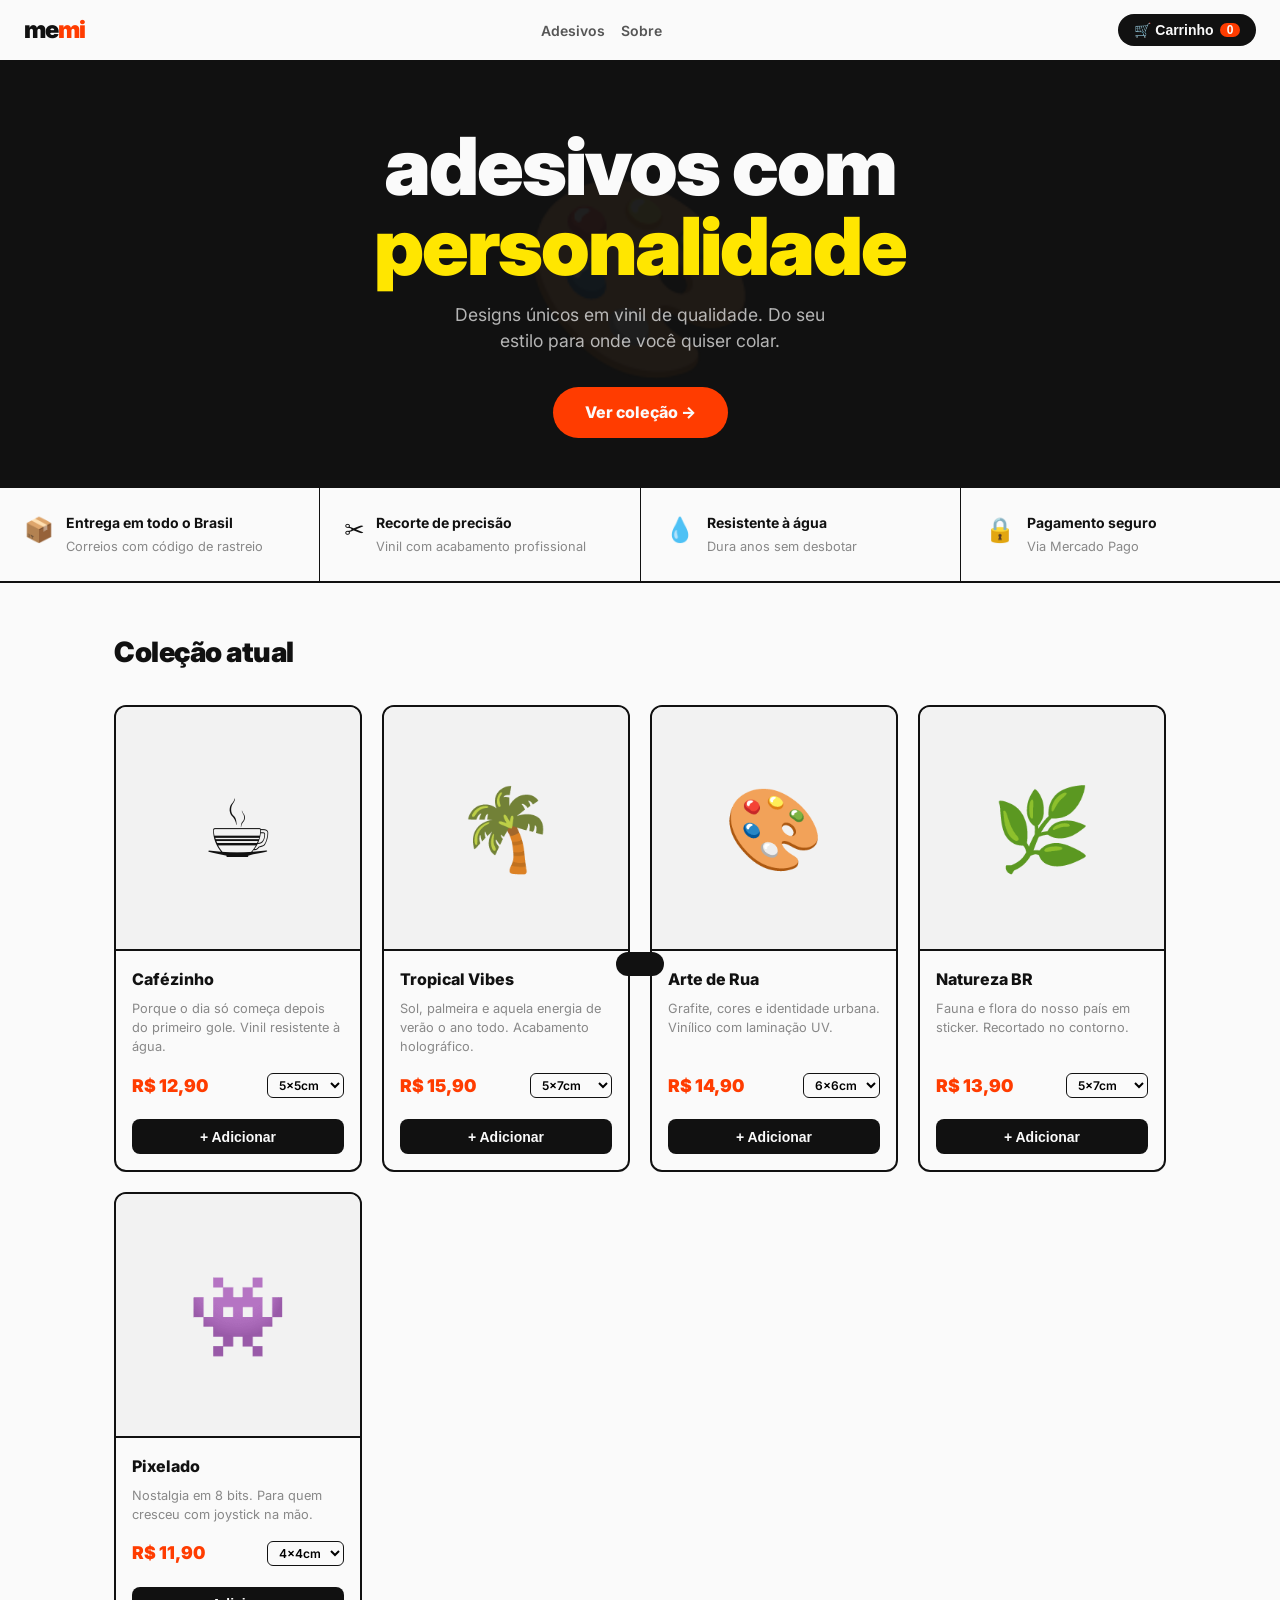
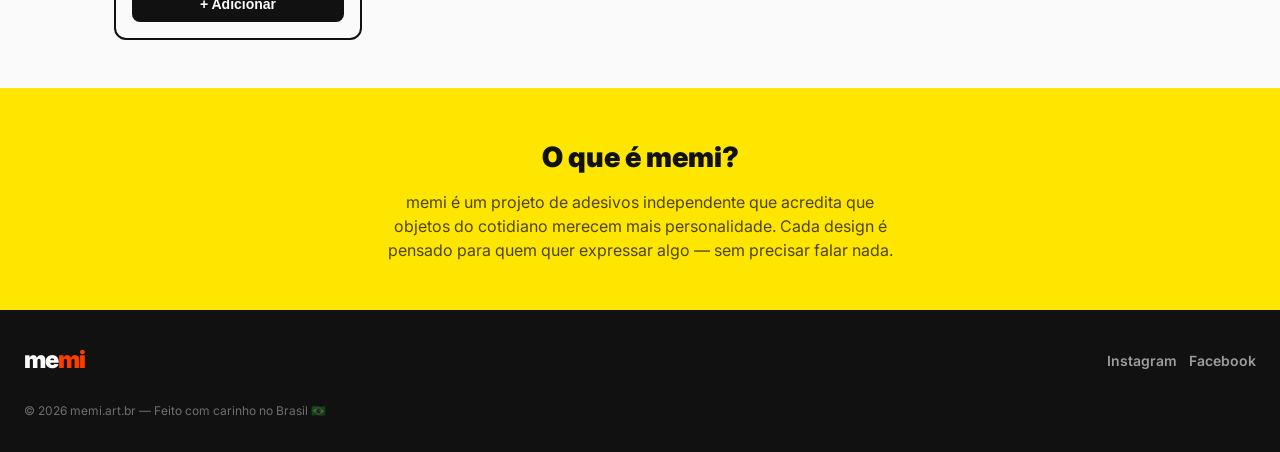
<file: index.html>
<!DOCTYPE html>
<html lang="pt-BR">
<head>
  <meta charset="UTF-8">
  <meta name="viewport" content="width=device-width, initial-scale=1.0">
  <title>memi — adesivos com personalidade</title>
  <meta name="description" content="Adesivos de vinil com designs únicos, feitos para quem tem algo a dizer. Entrega em todo o Brasil.">
  <meta property="og:title" content="memi — adesivos com personalidade">
  <meta property="og:description" content="Adesivos de vinil com designs únicos. Entrega em todo o Brasil.">
  <meta property="og:url" content="https://memi.art.br">
  <meta property="og:type" content="website">
  <link rel="preconnect" href="https://fonts.googleapis.com">
  <link rel="preconnect" href="https://fonts.gstatic.com" crossorigin>
  <link href="https://fonts.googleapis.com/css2?family=Inter:wght@400;600;700;800;900&display=swap" rel="stylesheet">
  <link rel="stylesheet" href="style.css">
  <script>(function(w,d,s,l,i){w[l]=w[l]||[];w[l].push({'gtm.start':new Date().getTime(),event:'gtm.js'});var f=d.getElementsByTagName(s)[0],j=d.createElement(s),dl=l!='dataLayer'?'&l='+l:'';j.async=true;j.src='https://www.googletagmanager.com/gtm.js?id='+i+dl;f.parentNode.insertBefore(j,f);})(window,document,'script','dataLayer','GTM-ND59FKD9');</script>
</head>
<body>
  <noscript><iframe src="https://www.googletagmanager.com/ns.html?id=GTM-ND59FKD9" height="0" width="0" style="display:none;visibility:hidden"></iframe></noscript>

  <header>
    <a href="/" class="logo">me<span>mi</span></a>
    <nav>
      <a href="#catalogo">Adesivos</a>
      <a href="#sobre">Sobre</a>
    </nav>
    <button id="cart-btn">
      🛒 Carrinho <span id="cart-count">0</span>
    </button>
  </header>

  <section class="hero">
    <div class="hero-bg">🎨</div>
    <h1>adesivos com<br><em>personalidade</em></h1>
    <p>Designs únicos em vinil de qualidade. Do seu estilo para onde você quiser colar.</p>
    <a href="#catalogo" class="hero-cta">Ver coleção →</a>
  </section>

  <div class="info-strip">
    <div class="info-item">
      <span class="info-icon">📦</span>
      <div class="info-text">
        <strong>Entrega em todo o Brasil</strong>
        <span>Correios com código de rastreio</span>
      </div>
    </div>
    <div class="info-item">
      <span class="info-icon">✂️</span>
      <div class="info-text">
        <strong>Recorte de precisão</strong>
        <span>Vinil com acabamento profissional</span>
      </div>
    </div>
    <div class="info-item">
      <span class="info-icon">💧</span>
      <div class="info-text">
        <strong>Resistente à água</strong>
        <span>Dura anos sem desbotar</span>
      </div>
    </div>
    <div class="info-item">
      <span class="info-icon">🔒</span>
      <div class="info-text">
        <strong>Pagamento seguro</strong>
        <span>Via Mercado Pago</span>
      </div>
    </div>
  </div>

  <section class="catalog" id="catalogo">
    <h2>Coleção atual</h2>
    <div class="product-grid" id="product-grid">
      <!-- preenchido via products.json -->
    </div>
  </section>

  <section class="about" id="sobre">
    <h2>O que é memi?</h2>
    <p>memi é um projeto de adesivos independente que acredita que objetos do cotidiano merecem mais personalidade. Cada design é pensado para quem quer expressar algo — sem precisar falar nada.</p>
  </section>

  <footer>
    <a href="/" class="logo">me<span style="color:var(--accent)">mi</span></a>
    <div class="social-links">
      <a href="https://instagram.com/memi.art.br" target="_blank" rel="noopener">Instagram</a>
      <a href="https://facebook.com/memi.art.br" target="_blank" rel="noopener">Facebook</a>
    </div>
    <p class="footer-copy">© 2026 memi.art.br — Feito com carinho no Brasil 🇧🇷</p>
  </footer>

  <!-- CART SIDEBAR -->
  <div id="cart-overlay"></div>
  <aside id="cart-sidebar">
    <div class="cart-header">
      <h3>Seu carrinho</h3>
      <button id="cart-close" title="Fechar">✕</button>
    </div>
    <div id="cart-items"></div>
    <div class="cart-footer">
      <div class="cart-total">
        <span>Total</span>
        <span id="cart-total-value">R$ 0,00</span>
      </div>
      <button id="checkout-btn" disabled>Finalizar pedido →</button>
    </div>
  </aside>

  <div id="toast"></div>

  <script>
    window.dataLayer = window.dataLayer || [];
  </script>
  <script src="cart.js"></script>
  <script>
    fetch('products.json')
      .then(r => r.json())
      .then(products => {
        const grid = document.getElementById('product-grid');
        grid.innerHTML = products.map(p => `
          <div class="product-card" data-id="${p.id}">
            <div class="product-thumb">${p.emoji}</div>
            <div class="product-info">
              <div class="product-name">${p.name}</div>
              <div class="product-desc">${p.description}</div>
              <div class="product-bottom">
                <span class="product-price">R$&nbsp;${p.price.toFixed(2).replace('.', ',')}</span>
                <select class="size-select" id="size-${p.id}">
                  ${p.sizes.map(s => `<option value="${s}">${s}</option>`).join('')}
                </select>
              </div>
              <button class="add-btn" onclick="addToCart(${JSON.stringify(p).replace(/"/g, '&quot;')}, document.getElementById('size-${p.id}').value)">
                + Adicionar
              </button>
            </div>
          </div>
        `).join('');

        products.forEach(p => {
          dataLayer.push({ event: 'view_item', item_id: p.id, item_name: p.name, price: p.price });
        });
      });
  </script>
</body>
</html>
</file>
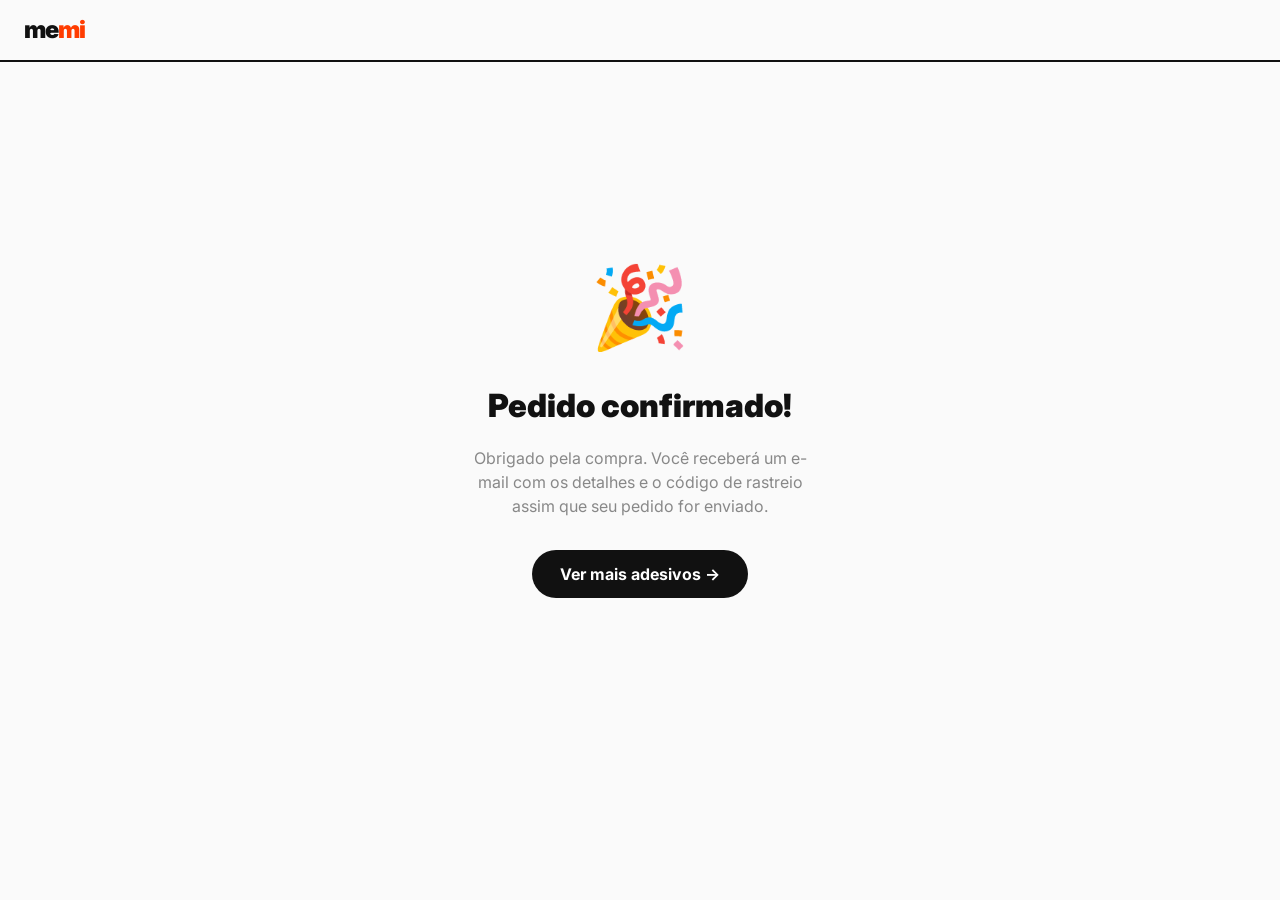
<file: obrigado.html>
<!DOCTYPE html>
<html lang="pt-BR">
<head>
  <meta charset="UTF-8">
  <meta name="viewport" content="width=device-width, initial-scale=1.0">
  <title>Pedido confirmado — memi</title>
  <link rel="preconnect" href="https://fonts.googleapis.com">
  <link href="https://fonts.googleapis.com/css2?family=Inter:wght@400;700;900&display=swap" rel="stylesheet">
  <link rel="stylesheet" href="style.css">
  <script>(function(w,d,s,l,i){w[l]=w[l]||[];w[l].push({'gtm.start':new Date().getTime(),event:'gtm.js'});var f=d.getElementsByTagName(s)[0],j=d.createElement(s),dl=l!='dataLayer'?'&l='+l:'';j.async=true;j.src='https://www.googletagmanager.com/gtm.js?id='+i+dl;f.parentNode.insertBefore(j,f);})(window,document,'script','dataLayer','GTM-ND59FKD9');</script>
  <style>
    .confirm-page {
      min-height: 80vh;
      display: flex;
      align-items: center;
      justify-content: center;
      text-align: center;
      flex-direction: column;
      gap: 1rem;
      padding: 2rem;
    }
    .confirm-icon { font-size: 5rem; }
    .confirm-page h1 { font-size: 2rem; font-weight: 900; }
    .confirm-page p { color: #888; max-width: 36ch; margin: 0 auto; }
    .back-btn {
      display: inline-block;
      margin-top: 1rem;
      background: #111;
      color: #fff;
      padding: 0.75rem 1.75rem;
      border-radius: 99px;
      text-decoration: none;
      font-weight: 700;
    }
  </style>
</head>
<body>
  <header>
    <a href="/" class="logo">me<span>mi</span></a>
  </header>

  <div class="confirm-page">
    <div class="confirm-icon">🎉</div>
    <h1>Pedido confirmado!</h1>
    <p>Obrigado pela compra. Você receberá um e-mail com os detalhes e o código de rastreio assim que seu pedido for enviado.</p>
    <a href="/" class="back-btn">Ver mais adesivos →</a>
  </div>

  <script>
    window.dataLayer = window.dataLayer || [];
    const params = new URLSearchParams(window.location.search);
    if (params.get('collection_status') === 'approved') {
      dataLayer.push({
        event: 'purchase',
        transaction_id: params.get('payment_id') || params.get('preference_id'),
        external_reference: params.get('external_reference')
      });
    }
  </script>
</body>
</html>
</file>
<file: style.css>
*, *::before, *::after { box-sizing: border-box; margin: 0; padding: 0; }

:root {
  --black: #111;
  --white: #fafafa;
  --accent: #ff3c00;
  --accent2: #ffe600;
  --gray: #888;
  --light: #f2f2f2;
  --radius: 12px;
  --font: 'Inter', system-ui, sans-serif;
}

html { scroll-behavior: smooth; }

body {
  font-family: var(--font);
  background: var(--white);
  color: var(--black);
  line-height: 1.5;
  overflow-x: hidden;
}

/* HEADER */
header {
  position: sticky;
  top: 0;
  z-index: 100;
  background: var(--white);
  border-bottom: 2px solid var(--black);
  display: flex;
  align-items: center;
  justify-content: space-between;
  padding: 0.75rem 1.5rem;
}

.logo {
  font-size: 1.5rem;
  font-weight: 900;
  letter-spacing: -1px;
  color: var(--black);
  text-decoration: none;
}

.logo span { color: var(--accent); }

nav { display: flex; gap: 1rem; align-items: center; }

nav a {
  font-size: 0.875rem;
  font-weight: 600;
  color: var(--black);
  text-decoration: none;
  opacity: 0.7;
  transition: opacity 0.15s;
}

nav a:hover { opacity: 1; }

#cart-btn {
  background: var(--black);
  color: var(--white);
  border: none;
  padding: 0.5rem 1rem;
  border-radius: 99px;
  font-size: 0.875rem;
  font-weight: 700;
  cursor: pointer;
  display: flex;
  align-items: center;
  gap: 0.4rem;
  transition: transform 0.15s;
}

#cart-btn:hover { transform: scale(1.05); }

#cart-count {
  background: var(--accent);
  color: var(--white);
  border-radius: 99px;
  padding: 0 0.4rem;
  font-size: 0.75rem;
  min-width: 1.25rem;
  text-align: center;
}

/* HERO */
.hero {
  background: var(--black);
  color: var(--white);
  padding: 4rem 1.5rem 3rem;
  text-align: center;
  position: relative;
  overflow: hidden;
}

.hero-bg {
  position: absolute;
  inset: 0;
  display: flex;
  align-items: center;
  justify-content: center;
  font-size: 12rem;
  opacity: 0.06;
  pointer-events: none;
  user-select: none;
}

.hero h1 {
  font-size: clamp(2.5rem, 8vw, 5rem);
  font-weight: 900;
  letter-spacing: -2px;
  line-height: 1;
  margin-bottom: 1rem;
  position: relative;
}

.hero h1 em {
  font-style: normal;
  color: var(--accent2);
}

.hero p {
  font-size: 1.1rem;
  opacity: 0.7;
  max-width: 36ch;
  margin: 0 auto 2rem;
  position: relative;
}

.hero-cta {
  display: inline-block;
  background: var(--accent);
  color: var(--white);
  padding: 0.85rem 2rem;
  border-radius: 99px;
  font-weight: 800;
  font-size: 1rem;
  text-decoration: none;
  position: relative;
  transition: transform 0.15s, box-shadow 0.15s;
}

.hero-cta:hover {
  transform: translateY(-2px);
  box-shadow: 0 8px 24px rgba(255,60,0,0.4);
}

/* CATALOG */
.catalog {
  padding: 3rem 1.5rem;
  max-width: 1100px;
  margin: 0 auto;
}

.catalog h2 {
  font-size: 1.75rem;
  font-weight: 900;
  margin-bottom: 2rem;
  letter-spacing: -0.5px;
}

.product-grid {
  display: grid;
  grid-template-columns: repeat(auto-fill, minmax(240px, 1fr));
  gap: 1.25rem;
}

.product-card {
  border: 2px solid var(--black);
  border-radius: var(--radius);
  overflow: hidden;
  display: flex;
  flex-direction: column;
  transition: transform 0.15s, box-shadow 0.15s;
  background: var(--white);
}

.product-card:hover {
  transform: translateY(-4px);
  box-shadow: 6px 6px 0 var(--black);
}

.product-thumb {
  background: var(--light);
  aspect-ratio: 1;
  display: flex;
  align-items: center;
  justify-content: center;
  font-size: 5rem;
  border-bottom: 2px solid var(--black);
}

.product-info {
  padding: 1rem;
  flex: 1;
  display: flex;
  flex-direction: column;
  gap: 0.5rem;
}

.product-name {
  font-weight: 800;
  font-size: 1rem;
}

.product-desc {
  font-size: 0.8rem;
  color: var(--gray);
  flex: 1;
}

.product-bottom {
  display: flex;
  align-items: center;
  justify-content: space-between;
  margin-top: 0.5rem;
}

.product-price {
  font-weight: 900;
  font-size: 1.1rem;
  color: var(--accent);
}

.size-select {
  font-size: 0.75rem;
  border: 1.5px solid var(--black);
  border-radius: 6px;
  padding: 0.2rem 0.4rem;
  background: var(--white);
  cursor: pointer;
  font-family: var(--font);
  font-weight: 600;
}

.add-btn {
  width: 100%;
  margin-top: 0.75rem;
  padding: 0.6rem;
  background: var(--black);
  color: var(--white);
  border: none;
  border-radius: 8px;
  font-weight: 700;
  font-size: 0.875rem;
  cursor: pointer;
  transition: background 0.15s;
}

.add-btn:hover { background: var(--accent); }

.add-btn.added {
  background: #22c55e;
}

/* CART SIDEBAR */
#cart-overlay {
  display: none;
  position: fixed;
  inset: 0;
  background: rgba(0,0,0,0.5);
  z-index: 200;
}

#cart-overlay.open { display: block; }

#cart-sidebar {
  position: fixed;
  top: 0;
  right: -420px;
  width: 100%;
  max-width: 420px;
  height: 100%;
  background: var(--white);
  z-index: 201;
  border-left: 2px solid var(--black);
  display: flex;
  flex-direction: column;
  transition: right 0.3s cubic-bezier(0.4,0,0.2,1);
}

#cart-sidebar.open { right: 0; }

.cart-header {
  padding: 1.25rem 1.5rem;
  border-bottom: 2px solid var(--black);
  display: flex;
  justify-content: space-between;
  align-items: center;
}

.cart-header h3 { font-size: 1.1rem; font-weight: 800; }

#cart-close {
  background: none;
  border: none;
  font-size: 1.5rem;
  cursor: pointer;
  line-height: 1;
}

#cart-items {
  flex: 1;
  overflow-y: auto;
  padding: 1rem 1.5rem;
  display: flex;
  flex-direction: column;
  gap: 0.75rem;
}

.cart-item {
  display: flex;
  gap: 0.75rem;
  align-items: center;
  border: 1.5px solid var(--light);
  border-radius: 8px;
  padding: 0.75rem;
}

.cart-item-emoji { font-size: 2rem; }

.cart-item-info { flex: 1; }

.cart-item-name { font-weight: 700; font-size: 0.875rem; }

.cart-item-size { font-size: 0.75rem; color: var(--gray); }

.cart-item-price { font-weight: 800; color: var(--accent); }

.cart-item-remove {
  background: none;
  border: none;
  color: var(--gray);
  cursor: pointer;
  font-size: 1.1rem;
  padding: 0.25rem;
}

.cart-item-remove:hover { color: var(--accent); }

.cart-empty {
  text-align: center;
  color: var(--gray);
  padding: 3rem 1rem;
  font-size: 0.9rem;
}

.cart-footer {
  padding: 1.25rem 1.5rem;
  border-top: 2px solid var(--black);
  display: flex;
  flex-direction: column;
  gap: 1rem;
}

.cart-total {
  display: flex;
  justify-content: space-between;
  font-weight: 800;
  font-size: 1.1rem;
}

#checkout-btn {
  background: var(--accent);
  color: var(--white);
  border: none;
  padding: 0.9rem;
  border-radius: 99px;
  font-weight: 800;
  font-size: 1rem;
  cursor: pointer;
  transition: transform 0.15s;
}

#checkout-btn:hover { transform: scale(1.02); }

#checkout-btn:disabled {
  background: var(--gray);
  cursor: not-allowed;
  transform: none;
}

/* ABOUT */
.about {
  background: var(--accent2);
  padding: 3rem 1.5rem;
  text-align: center;
}

.about h2 {
  font-size: 1.75rem;
  font-weight: 900;
  margin-bottom: 0.75rem;
}

.about p {
  max-width: 52ch;
  margin: 0 auto;
  font-size: 1rem;
  color: rgba(0,0,0,0.7);
}

/* INFO STRIP */
.info-strip {
  display: flex;
  flex-wrap: wrap;
  gap: 1px;
  background: var(--black);
  border-top: 2px solid var(--black);
  border-bottom: 2px solid var(--black);
}

.info-item {
  flex: 1 1 200px;
  background: var(--white);
  padding: 1.5rem;
  display: flex;
  gap: 0.75rem;
  align-items: flex-start;
}

.info-icon { font-size: 1.5rem; }

.info-text strong { display: block; font-weight: 700; font-size: 0.875rem; }

.info-text span { font-size: 0.8rem; color: var(--gray); }

/* FOOTER */
footer {
  background: var(--black);
  color: var(--white);
  padding: 2rem 1.5rem;
  display: flex;
  flex-wrap: wrap;
  gap: 1.5rem;
  justify-content: space-between;
  align-items: center;
}

footer .logo { color: var(--white); }

.social-links { display: flex; gap: 0.75rem; }

.social-links a {
  color: var(--white);
  opacity: 0.6;
  text-decoration: none;
  font-size: 0.875rem;
  font-weight: 600;
  transition: opacity 0.15s;
}

.social-links a:hover { opacity: 1; }

.footer-copy {
  font-size: 0.75rem;
  opacity: 0.4;
  width: 100%;
}

/* TOAST */
#toast {
  position: fixed;
  bottom: 1.5rem;
  left: 50%;
  transform: translateX(-50%) translateY(100px);
  background: var(--black);
  color: var(--white);
  padding: 0.75rem 1.5rem;
  border-radius: 99px;
  font-weight: 700;
  font-size: 0.875rem;
  z-index: 300;
  transition: transform 0.3s;
  pointer-events: none;
}

#toast.show { transform: translateX(-50%) translateY(0); }

/* RESPONSIVE */
@media (max-width: 600px) {
  .hero h1 { letter-spacing: -1px; }
  nav a { display: none; }
  .info-item { flex: 1 1 100%; }
}
</file>
